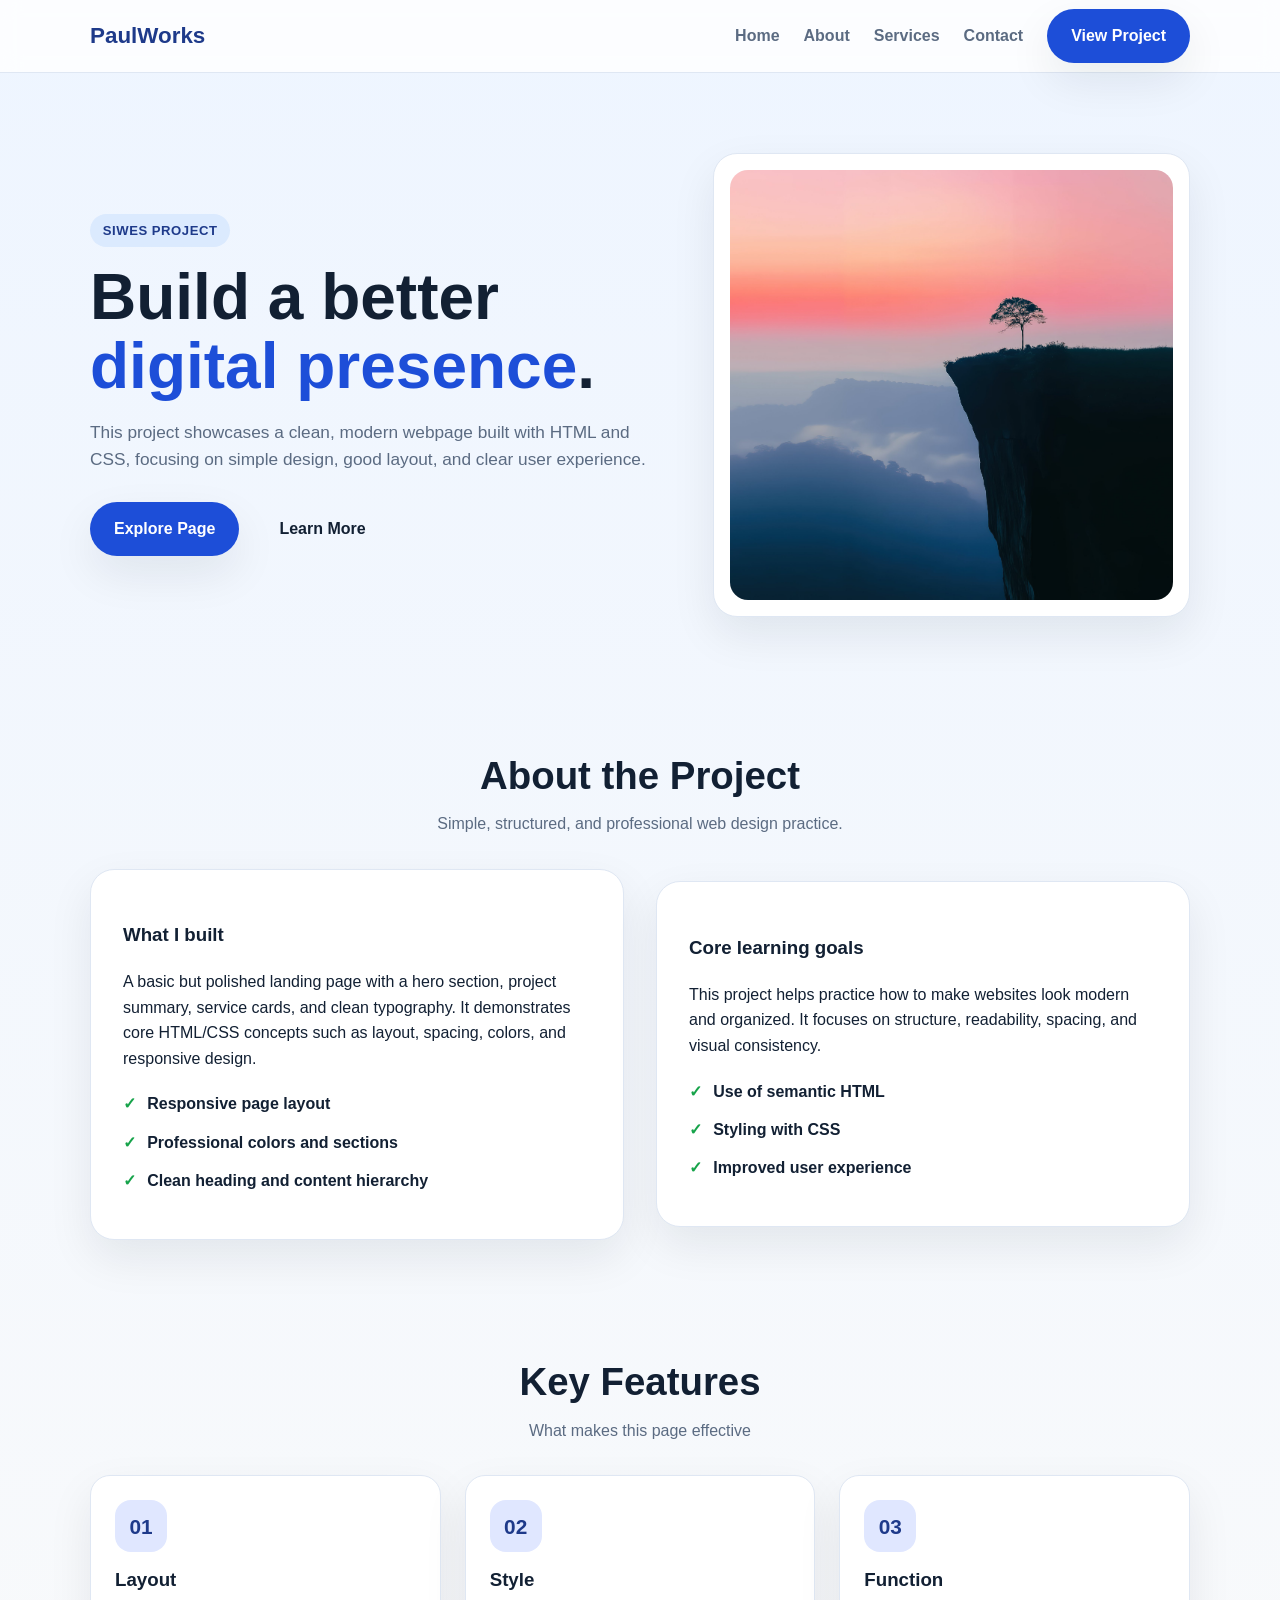
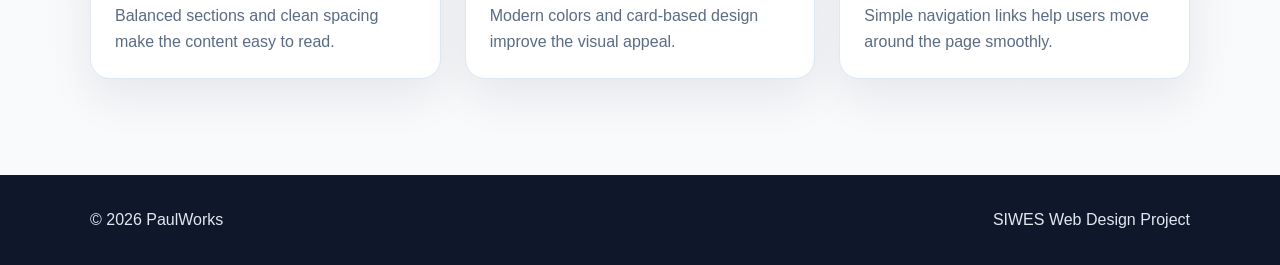
<file: index.html>
<!DOCTYPE html>
<html lang="en">
  <head>
    <meta charset="UTF-8" />
    <meta name="viewport" content="width=device-width, initial-scale=1.0" />
    <title>Paul's SIWES Project</title>
    <link rel="stylesheet" href="style.css" />
  </head>
  <body>
    <header class="site-header">
      <div class="container nav">
        <div class="brand">PaulWorks</div>
        <nav class="nav-links" aria-label="Main navigation">
          <a href="#home">Home</a>
          <a href="#about">About</a>
          <a href="#services">Services</a>
          <a href="#contact">Contact</a>
          <a class="btn btn-primary" href="pages/myindex.html">View Project</a>
        </nav>
      </div>
    </header>

    <main id="home">
      <section class="hero">
        <div class="container hero-grid">
          <div>
            <span class="eyebrow">SIWES Project</span>
            <h1>Build a better <span>digital presence</span>.</h1>
            <p>
              This project showcases a clean, modern webpage built with HTML and CSS,
              focusing on simple design, good layout, and clear user experience.
            </p>
            <div class="hero-actions">
              <a class="btn btn-primary" href="pages/myindex.html">Explore Page</a>
              <a class="btn" href="#about">Learn More</a>
            </div>
          </div>

          <div class="hero-card">
            <div class="hero-image-wrap">
              <img class="hero-image" src="image/IMG_1325.JPG" alt="Sample project display" />
            </div>
          </div>
        </div>
      </section>

      <section id="about" class="section">
        <div class="container">
          <div class="section-title">
            <h2>About the Project</h2>
            <p>Simple, structured, and professional web design practice.</p>
          </div>

          <div class="about">
            <div class="about-box">
              <h3>What I built</h3>
              <p>
                A basic but polished landing page with a hero section, project summary,
                service cards, and clean typography. It demonstrates core HTML/CSS concepts
                such as layout, spacing, colors, and responsive design.
              </p>
              <ul class="check-list">
                <li>Responsive page layout</li>
                <li>Professional colors and sections</li>
                <li>Clean heading and content hierarchy</li>
              </ul>
            </div>

            <div class="about-box">
              <h3>Core learning goals</h3>
              <p>
                This project helps practice how to make websites look modern and organized.
                It focuses on structure, readability, spacing, and visual consistency.
              </p>
              <ul class="check-list">
                <li>Use of semantic HTML</li>
                <li>Styling with CSS</li>
                <li>Improved user experience</li>
              </ul>
            </div>
          </div>
        </div>
      </section>

      <section id="services" class="section">
        <div class="container">
          <div class="section-title">
            <h2>Key Features</h2>
            <p>What makes this page effective</p>
          </div>

          <div class="card-grid">
            <article class="card">
              <div class="icon">01</div>
              <h3>Layout</h3>
              <p>Balanced sections and clean spacing make the content easy to read.</p>
            </article>

            <article class="card">
              <div class="icon">02</div>
              <h3>Style</h3>
              <p>Modern colors and card-based design improve the visual appeal.</p>
            </article>

            <article class="card">
              <div class="icon">03</div>
              <h3>Function</h3>
              <p>Simple navigation links help users move around the page smoothly.</p>
            </article>
          </div>
        </div>
      </section>
    </main>

    <footer id="contact">
      <div class="container footer-inner">
        <div>© 2026 PaulWorks</div>
        <div>SIWES Web Design Project</div>
      </div>
    </footer>
  </body>
</html>
</file>
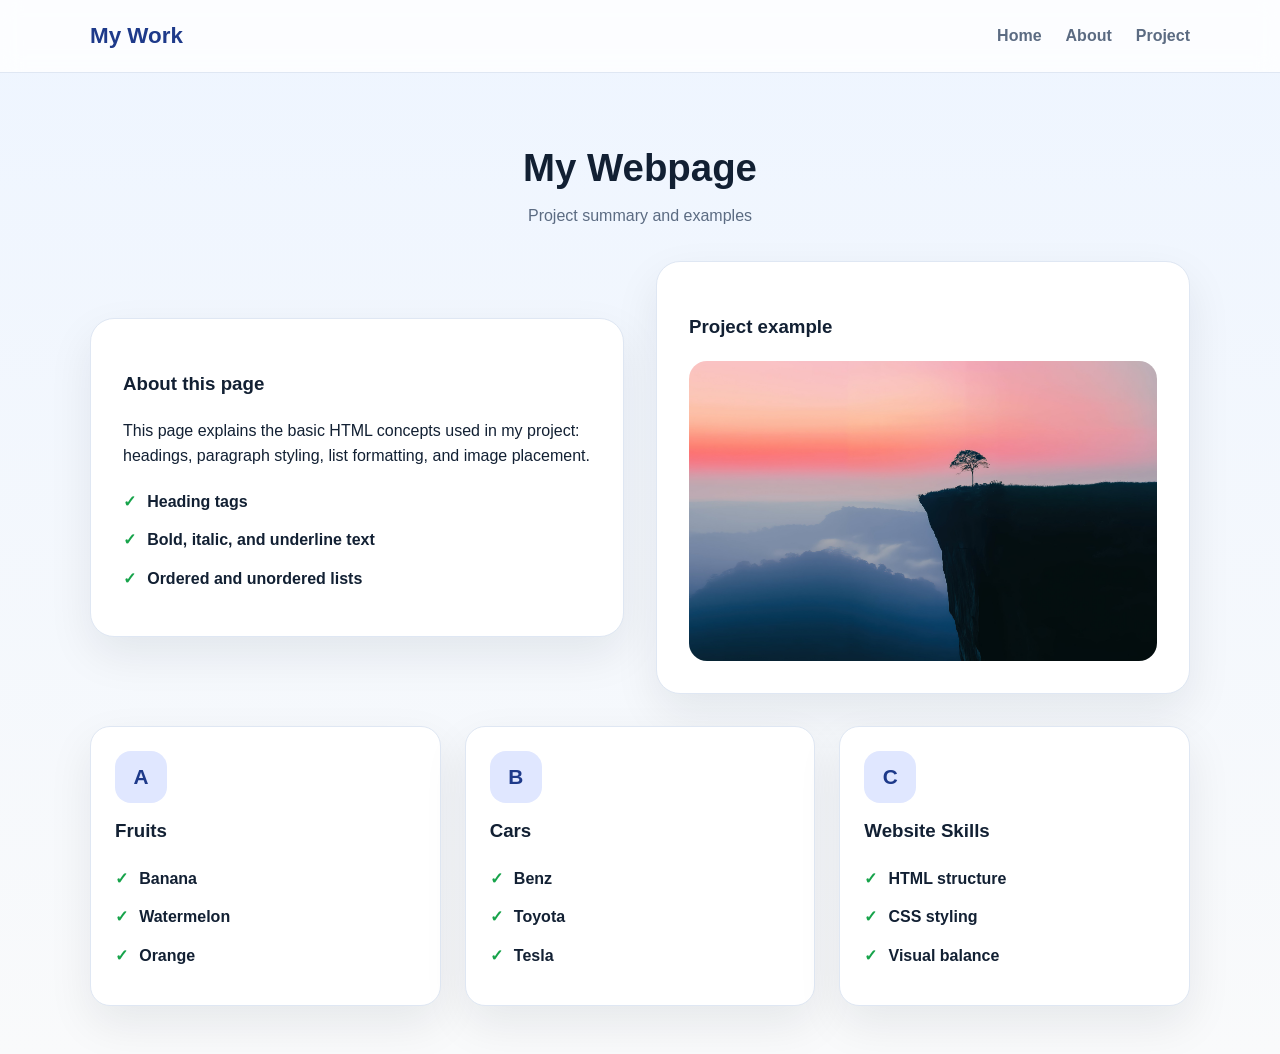
<file: myindex.html>
<!DOCTYPE html>
<html lang="en">
  <head>
    <meta charset="UTF-8" />
    <meta name="viewport" content="width=device-width, initial-scale=1.0" />
    <title>My Work</title>
    <link rel="stylesheet" href="../style.css" />
  </head>
  <body>
    <header class="site-header">
      <div class="container nav">
        <div class="brand">My Work</div>
        <nav class="nav-links" aria-label="Main navigation">
          <a href="../index.html">Home</a>
          <a href="#about">About</a>
          <a href="#project">Project</a>
        </nav>
      </div>
    </header>

    <main class="container section" id="project">
      <div class="section-title">
        <h2>My Webpage</h2>
        <p>Project summary and examples</p>
      </div>

      <div class="about">
        <div class="about-box">
          <h3>About this page</h3>
          <p>
            This page explains the basic HTML concepts used in my project: headings,
            paragraph styling, list formatting, and image placement.
          </p>
          <ul class="check-list">
            <li>Heading tags</li>
            <li>Bold, italic, and underline text</li>
            <li>Ordered and unordered lists</li>
          </ul>
        </div>

        <div class="about-box">
          <h3>Project example</h3>
          <img src="../image/IMG_1325.JPG" alt="Project image" class="hero-image" style="height: 300px; object-fit: cover; border-radius: 18px; margin-top: 1rem;" />
        </div>
      </div>

      <div class="card-grid" style="margin-top: 2rem;">
        <article class="card">
          <div class="icon">A</div>
          <h3>Fruits</h3>
          <ul class="check-list">
            <li>Banana</li>
            <li>Watermelon</li>
            <li>Orange</li>
          </ul>
        </article>

        <article class="card">
          <div class="icon">B</div>
          <h3>Cars</h3>
          <ul class="check-list">
            <li>Benz</li>
            <li>Toyota</li>
            <li>Tesla</li>
          </ul>
        </article>

        <article class="card">
          <div class="icon">C</div>
          <h3>Website Skills</h3>
          <ul class="check-list">
            <li>HTML structure</li>
            <li>CSS styling</li>
            <li>Visual balance</li>
          </ul>
        </article>
      </div>
    </main>
  </body>
</html>
</file>
<file: style.css>
* {
  box-sizing: border-box;
}

:root {
  --bg: #f4f7fb;
  --surface: #ffffff;
  --primary: #1d4ed8;
  --primary-dark: #1e3a8a;
  --accent: #f59e0b;
  --text: #122033;
  --muted: #5b6b82;
  --border: #dfe7f3;
  --shadow: 0 18px 45px rgba(17, 24, 39, 0.08);
}

body {
  margin: 0;
  font-family: "Segoe UI", Tahoma, Geneva, Verdana, sans-serif;
  background: linear-gradient(180deg, #eef5ff 0%, #f9fafb 100%);
  color: var(--text);
  line-height: 1.6;
}

img {
  max-width: 100%;
  display: block;
}

a {
  color: inherit;
  text-decoration: none;
}

.container {
  width: min(1100px, 90%);
  margin: 0 auto;
}

.site-header {
  background: rgba(255, 255, 255, 0.82);
  backdrop-filter: blur(10px);
  border-bottom: 1px solid var(--border);
  position: sticky;
  top: 0;
  z-index: 10;
}

.nav {
  display: flex;
  justify-content: space-between;
  align-items: center;
  min-height: 72px;
}

.brand {
  font-size: 1.4rem;
  font-weight: 700;
  color: var(--primary-dark);
}

.nav-links {
  display: flex;
  gap: 1.5rem;
  align-items: center;
  color: var(--muted);
  font-weight: 600;
}

.nav-links a:hover {
  color: var(--primary);
}

.btn {
  display: inline-block;
  padding: 0.9rem 1.5rem;
  border-radius: 999px;
  font-weight: 700;
  transition: 0.2s ease;
}

.btn-primary {
  background: var(--primary);
  color: #fff;
  box-shadow: var(--shadow);
}

.btn-primary:hover {
  background: var(--primary-dark);
}

.hero {
  padding: 5rem 0 4rem;
}

.hero-grid {
  display: grid;
  grid-template-columns: 1.1fr 0.9fr;
  gap: 2.5rem;
  align-items: center;
}

.eyebrow {
  display: inline-block;
  background: #dbeafe;
  color: var(--primary-dark);
  padding: 0.4rem 0.8rem;
  border-radius: 999px;
  font-size: 0.82rem;
  font-weight: 700;
  letter-spacing: 0.04em;
  text-transform: uppercase;
}

.hero h1 {
  font-size: clamp(2.5rem, 5vw, 4.2rem);
  line-height: 1.08;
  margin: 1rem 0 1rem;
  color: var(--text);
}

.hero h1 span {
  color: var(--primary);
}

.hero p {
  font-size: 1.08rem;
  color: var(--muted);
  max-width: 560px;
}

.hero-actions {
  margin-top: 1.75rem;
  display: flex;
  flex-wrap: wrap;
  gap: 1rem;
}

.hero-card {
  background: var(--surface);
  border: 1px solid var(--border);
  border-radius: 24px;
  box-shadow: var(--shadow);
  overflow: hidden;
}

.hero-image-wrap {
  padding: 1rem;
}

.hero-image {
  width: 100%;
  height: 430px;
  object-fit: cover;
  border-radius: 18px;
}

.section {
  padding: 2rem 0 3rem;
}

.section-title {
  text-align: center;
  margin-bottom: 2rem;
}

.section-title h2 {
  font-size: clamp(2rem, 3vw, 2.8rem);
  margin-bottom: 0.3rem;
}

.section-title p {
  margin: 0;
  color: var(--muted);
}

.card-grid {
  display: grid;
  grid-template-columns: repeat(3, minmax(0, 1fr));
  gap: 1.5rem;
}

.card {
  background: var(--surface);
  border: 1px solid var(--border);
  border-radius: 20px;
  padding: 1.5rem;
  box-shadow: var(--shadow);
}

.card h3 {
  margin-top: 0.8rem;
  margin-bottom: 0.5rem;
}

.card p {
  margin: 0;
  color: var(--muted);
}

.icon {
  width: 52px;
  height: 52px;
  display: grid;
  place-items: center;
  border-radius: 16px;
  background: #e0e7ff;
  color: var(--primary-dark);
  font-weight: 800;
  font-size: 1.3rem;
}

.about {
  display: grid;
  grid-template-columns: 1fr 1fr;
  gap: 2rem;
  align-items: center;
}

.about-box {
  background: var(--surface);
  border: 1px solid var(--border);
  border-radius: 24px;
  padding: 2rem;
  box-shadow: var(--shadow);
}

ul.check-list {
  list-style: none;
  margin: 1.25rem 0 0;
  padding: 0;
}

.check-list li {
  margin: 0.8rem 0;
  color: var(--text);
  font-weight: 600;
}

.check-list li::before {
  content: "✓";
  color: #16a34a;
  margin-right: 0.7rem;
}

footer {
  background: #0f172a;
  color: #e2e8f0;
  padding: 2rem 0;
  margin-top: 3rem;
}

.footer-inner {
  display: flex;
  justify-content: space-between;
  gap: 1rem;
  flex-wrap: wrap;
}

@media (max-width: 820px) {
  .hero-grid,
  .about,
  .card-grid {
    grid-template-columns: 1fr;
  }

  .nav {
    flex-direction: column;
    justify-content: center;
    padding: 1rem 0;
    gap: 0.8rem;
  }

  .nav-links {
    flex-wrap: wrap;
    justify-content: center;
  }
}
</file>
